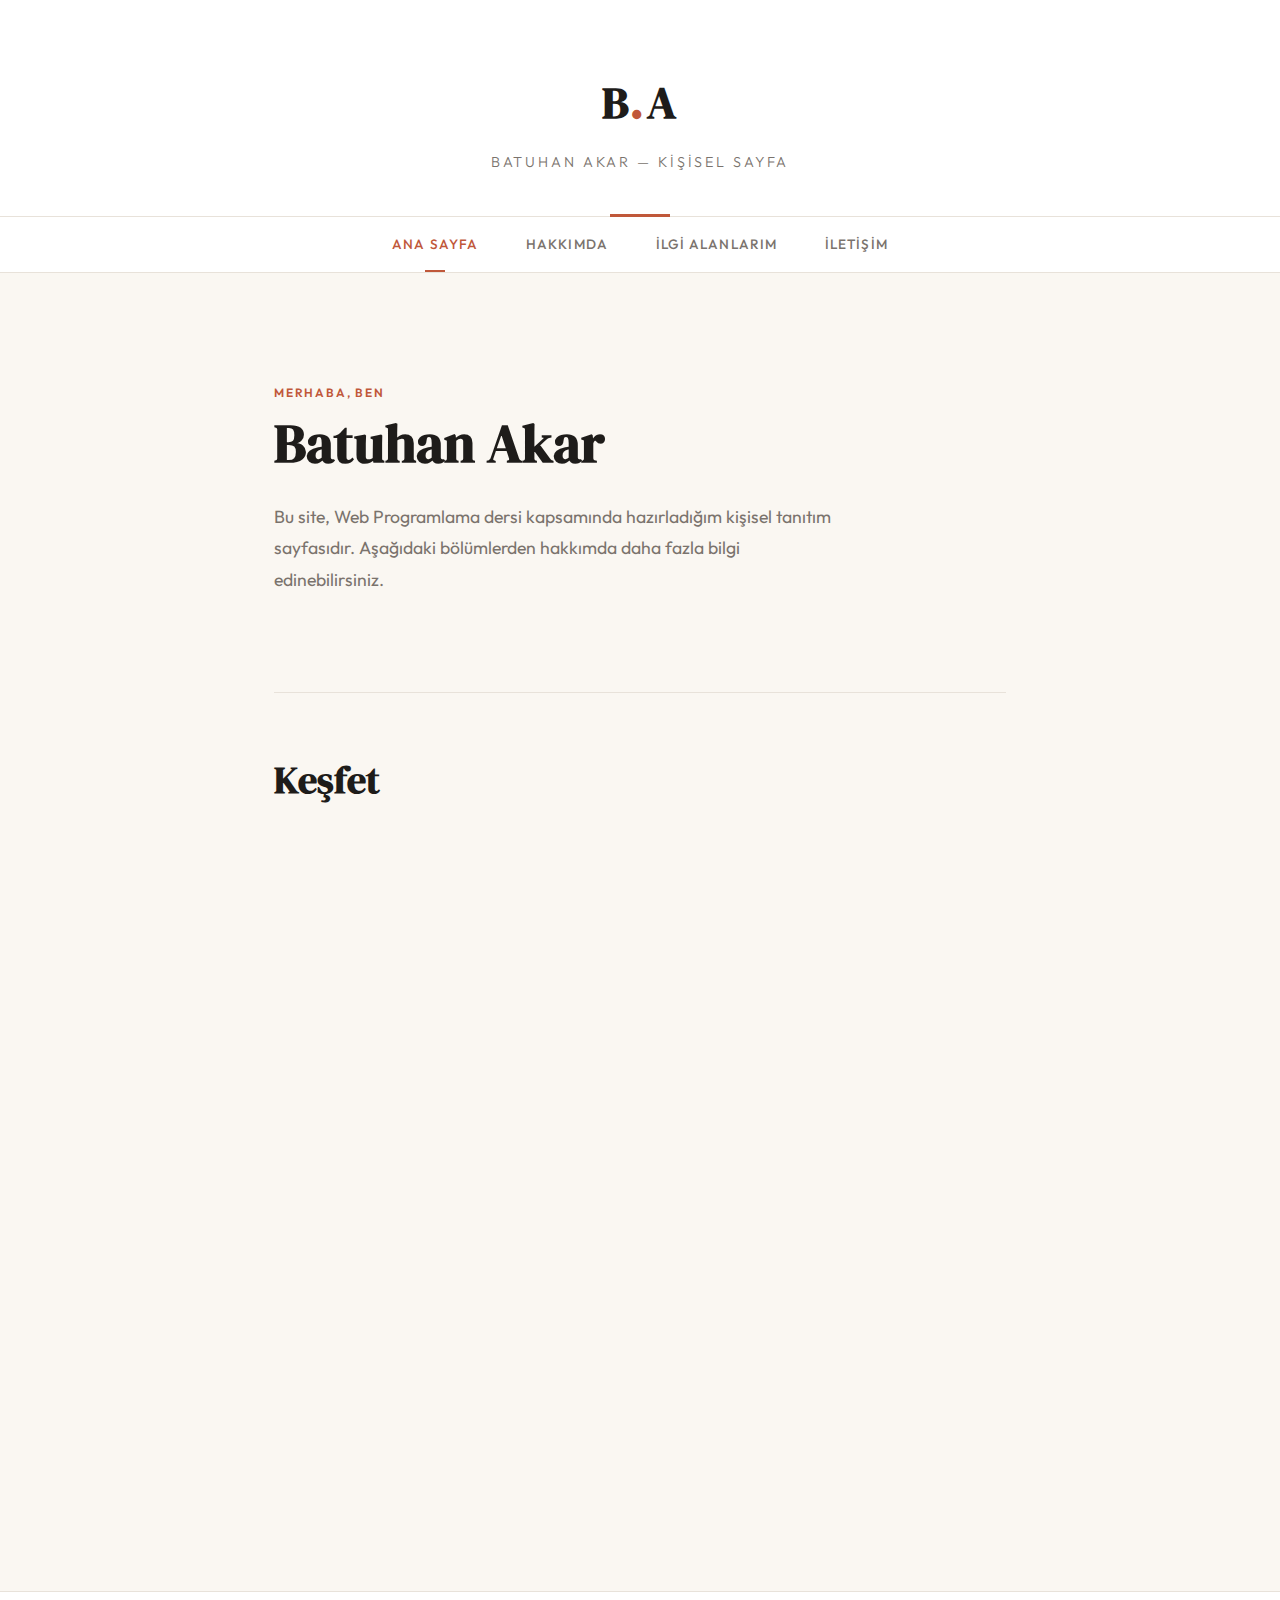
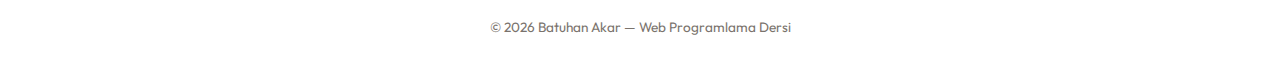
<file: index.html>
<!DOCTYPE html>
<html lang="tr">
<head>
    <meta charset="UTF-8">
    <meta name="viewport" content="width=device-width, initial-scale=1.0">
    <title>Batuhan Akar | Ana Sayfa</title>
    <link rel="stylesheet" href="styles/style.css">
    <link rel="preconnect" href="https://fonts.googleapis.com">
    <link rel="preconnect" href="https://fonts.gstatic.com" crossorigin>
    <link href="https://fonts.googleapis.com/css2?family=DM+Serif+Display:ital@0;1&family=Outfit:wght@300;400;500;600;700&display=swap" rel="stylesheet">
</head>
<body>
    <header>
        <div class="header-inner">
            <h1 class="logo">B<span class="logo-dot">.</span>A</h1>
            <p class="tagline">Batuhan Akar &mdash; Kişisel Sayfa</p>
        </div>
    </header>

    <nav>
        <ul>
            <li><a href="index.html" class="active">Ana Sayfa</a></li>
            <li><a href="about.html">Hakkımda</a></li>
            <li><a href="interests.html">İlgi Alanlarım</a></li>
            <li><a href="contact.html">İletişim</a></li>
        </ul>
    </nav>

    <main>
        <section class="hero-banner">
            <div class="hero-text">
                <span class="label">Merhaba, ben</span>
                <h2>Batuhan Akar</h2>
                <p>
                    Bu site, Web Programlama dersi kapsamında hazırladığım kişisel tanıtım
                    sayfasıdır. Aşağıdaki bölümlerden hakkımda daha fazla bilgi edinebilirsiniz.
                </p>
            </div>
        </section>

        <section class="grid-links" id="hizli-baglantilar">
            <h2>Keşfet</h2>
            <div class="grid">
                <a href="about.html" class="grid-card">
                    <span class="card-num">01</span>
                    <h3>Hakkımda</h3>
                    <p>Eğitim geçmişim, hedeflerim ve hikayem.</p>
                </a>
                <a href="interests.html" class="grid-card">
                    <span class="card-num">02</span>
                    <h3>İlgi Alanlarım</h3>
                    <p>Tutkularım, hobilerim ve merak ettiklerim.</p>
                </a>
                <a href="contact.html" class="grid-card">
                    <span class="card-num">03</span>
                    <h3>İletişim</h3>
                    <p>Bana ulaşabileceğiniz tüm kanallar.</p>
                </a>
                <a href="flexbox.html" class="grid-card">
    <span class="card-num">04</span> <h3>Flexbox Lab</h3>
    <p>Web Programlama Dersi - Flexbox Grid ve Esnek Tasarım Uygulaması</p>
</a>
            </div>
        </section>

        <section class="intro-text">
            <h2>Kısaca</h2>
            <p>
                Teknolojiye meraklı, öğrenmeye açık bir üniversite öğrencisiyim. 
                Yazılım dünyasında kendime bir yol çizmeye çalışıyorum. Daha fazlası 
                için <a href="about.html">Hakkımda</a> sayfasına göz atabilirsiniz.
            </p>
        </section>
    </main>

    <footer>
        <p>&copy; 2026 Batuhan Akar &mdash; Web Programlama Dersi</p>
    </footer>

    <script src="scripts/main.js"></script>
</body>
</html>
</file>
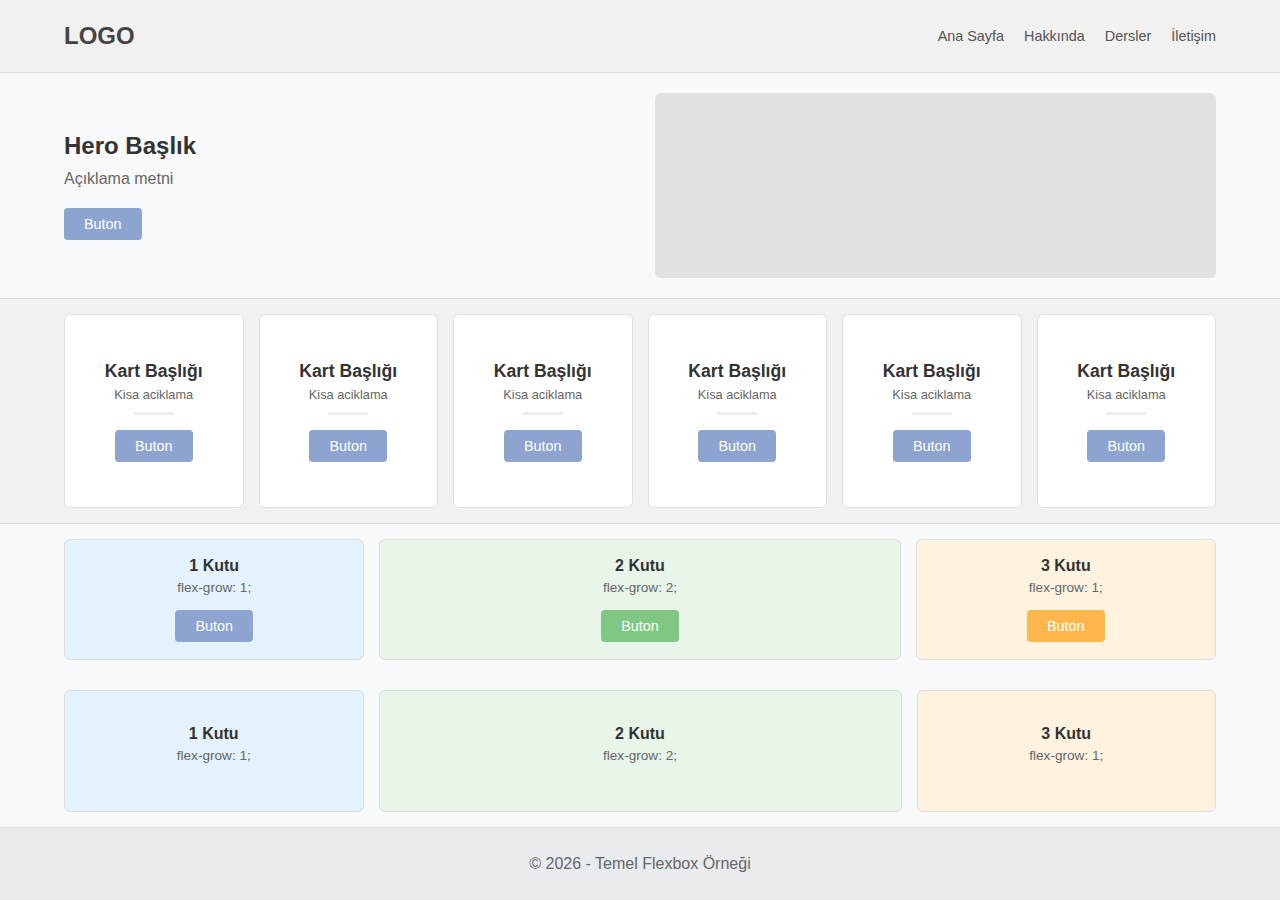
<file: flexx/index.html>
<!DOCTYPE html>
<html lang="tr">
<head>
    <meta charset="UTF-8">
    <meta name="viewport" content="width=device-width, initial-scale=1.0">
    <title>Flexbox Ödevi</title>
    <link rel="stylesheet" href="style.css">
</head>
<body>
    <div class="wrapper">
        
        <nav class="navbar">
            <div class="logo">LOGO</div>
            <ul class="nav-links">
                <li><a href="#">Ana Sayfa</a></li>
                <li><a href="#">Hakkında</a></li>
                <li><a href="#">Dersler</a></li>
                <li><a href="#">İletişim</a></li>
            </ul>
        </nav>

        <section class="hero">
            <div class="hero-content">
                <h2>Hero Başlık</h2>
                <p>Açıklama metni</p>
                <button class="btn">Buton</button>
            </div>
            <div class="hero-image">
                </div>
        </section>

        <section class="cards">
            <div class="card">
                <h3>Kart Başlığı</h3>
                <p>Kisa aciklama</p>
                <div class="line"></div>
                <button class="btn">Buton</button>
            </div>
            <div class="card">
                <h3>Kart Başlığı</h3>
                <p>Kisa aciklama</p>
                <div class="line"></div>
                <button class="btn">Buton</button>
            </div>
            <div class="card">
                <h3>Kart Başlığı</h3>
                <p>Kisa aciklama</p>
                <div class="line"></div>
                <button class="btn">Buton</button>
            </div>
            <div class="card">
                <h3>Kart Başlığı</h3>
                <p>Kisa aciklama</p>
                <div class="line"></div>
                <button class="btn">Buton</button>
            </div>
            <div class="card">
                <h3>Kart Başlığı</h3>
                <p>Kisa aciklama</p>
                <div class="line"></div>
                <button class="btn">Buton</button>
            </div>
            <div class="card">
                <h3>Kart Başlığı</h3>
                <p>Kisa aciklama</p>
                <div class="line"></div>
                <button class="btn">Buton</button>
            </div>
        </section>

        <section class="flex-grow-section">
            <div class="grow-box box-1">
                <h4>1 Kutu</h4>
                <p>flex-grow: 1;</p>
                <button class="btn">Buton</button>
            </div>
            <div class="grow-box box-2">
                <h4>2 Kutu</h4>
                <p>flex-grow: 2;</p>
                <button class="btn btn-green">Buton</button>
            </div>
            <div class="grow-box box-3">
                <h4>3 Kutu</h4>
                <p>flex-grow: 1;</p>
                <button class="btn btn-orange">Buton</button>
            </div>
        </section>
        <section class="flex-grow-section">
            <div class="grow-box box-1">
                <h4>1 Kutu</h4>
                <p>flex-grow: 1;</p>
            </div>
            <div class="grow-box box-2">
                <h4>2 Kutu</h4>
                <p>flex-grow: 2;</p>
            </div>
            <div class="grow-box box-3">
                <h4>3 Kutu</h4>
                <p>flex-grow: 1;</p>
            </div>
        </section>

        <footer class="footer">
            <p>&copy; 2026 - Temel Flexbox Örneği</p>
        </footer>

    </div>
</body>
</html>
</file>
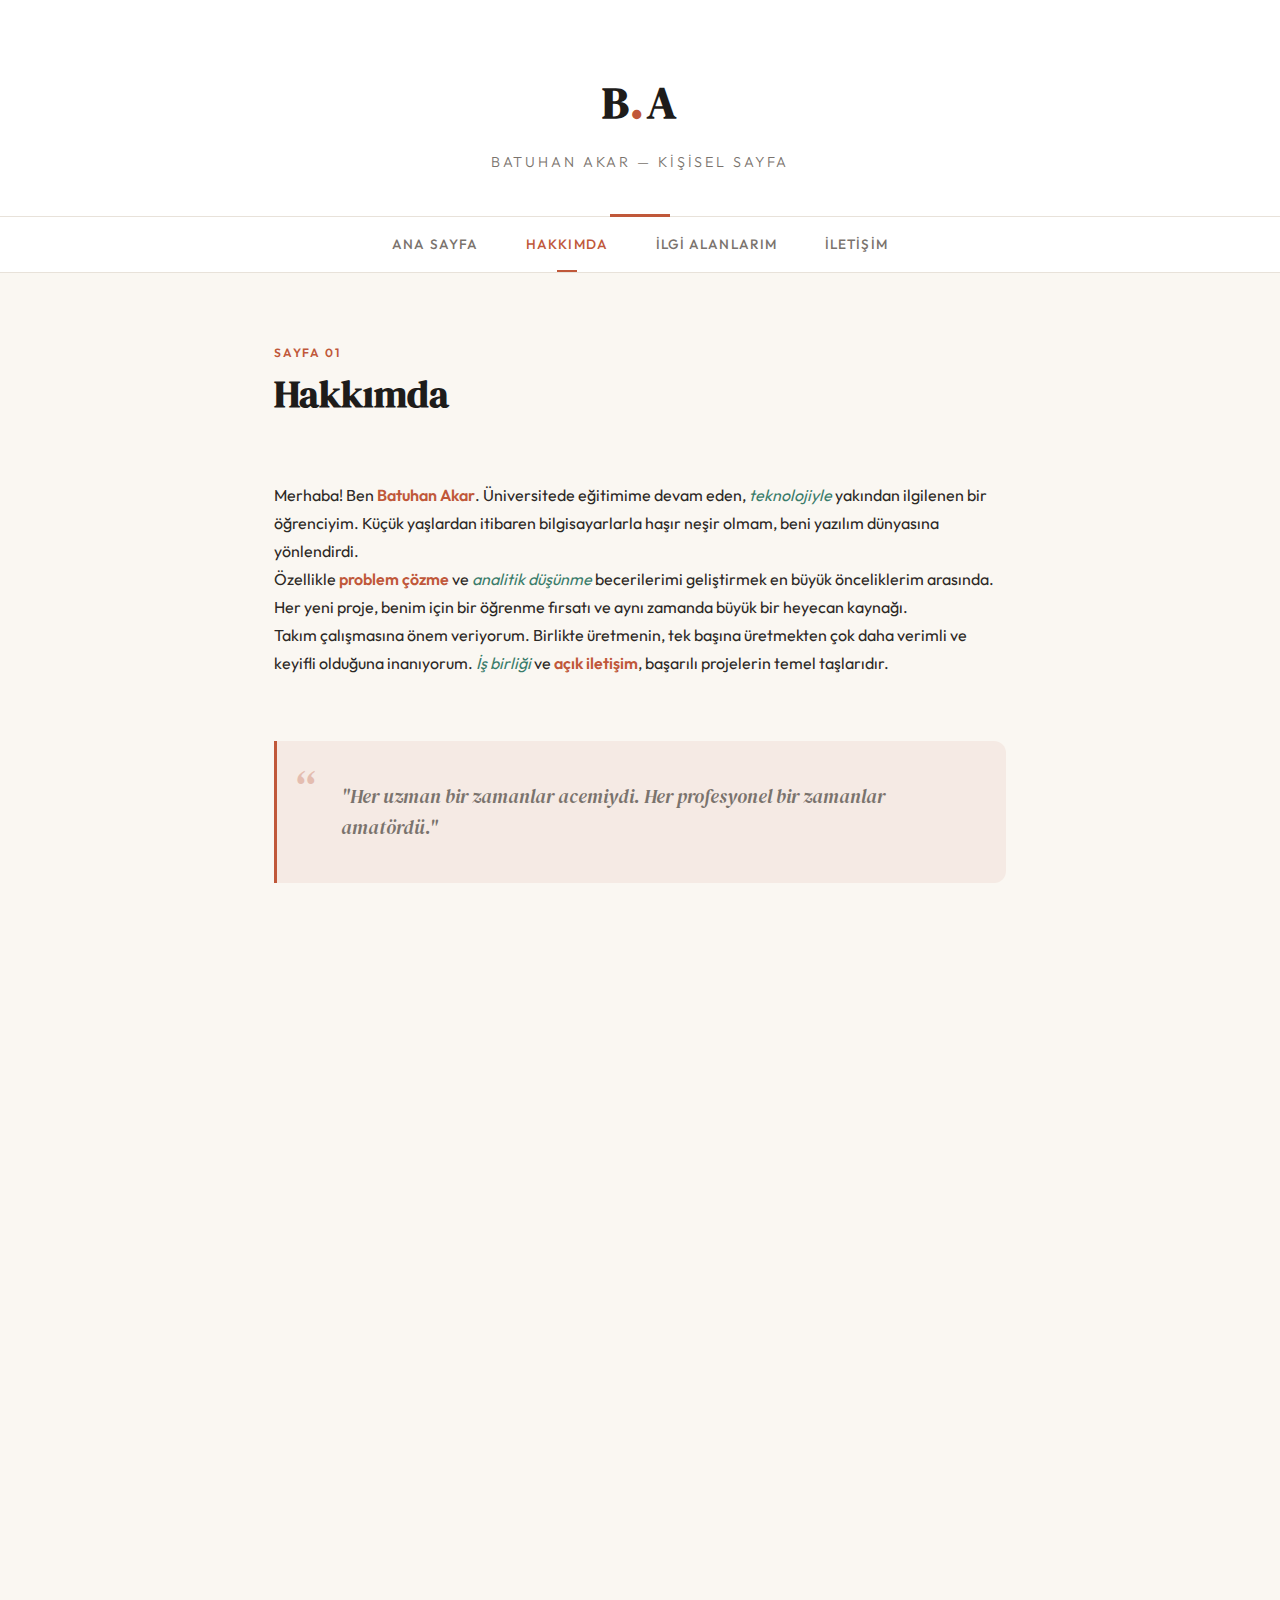
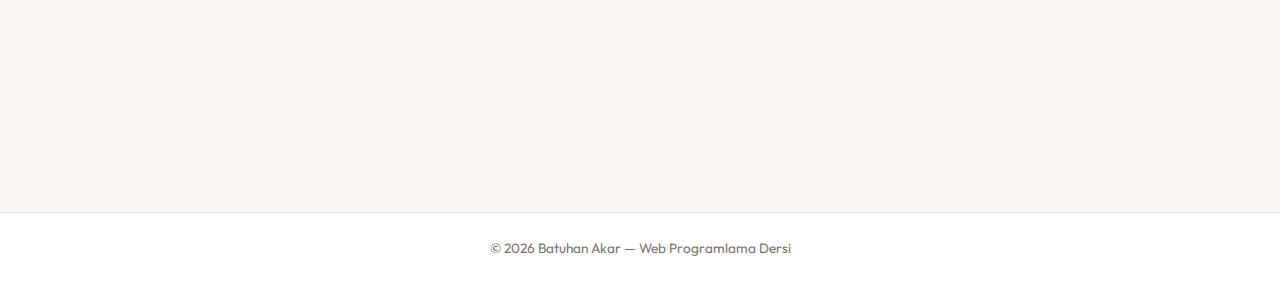
<file: about.html>
<!DOCTYPE html>
<html lang="tr">
<head>
    <meta charset="UTF-8">
    <meta name="viewport" content="width=device-width, initial-scale=1.0">
    <title>Batuhan Akar | Hakkımda</title>
    <link rel="stylesheet" href="styles/style.css">
    <link rel="preconnect" href="https://fonts.googleapis.com">
    <link rel="preconnect" href="https://fonts.gstatic.com" crossorigin>
    <link href="https://fonts.googleapis.com/css2?family=DM+Serif+Display:ital@0;1&family=Outfit:wght@300;400;500;600;700&display=swap" rel="stylesheet">
</head>
<body>
    <header>
        <div class="header-inner">
            <h1 class="logo">B<span class="logo-dot">.</span>A</h1>
            <p class="tagline">Batuhan Akar &mdash; Kişisel Sayfa</p>
        </div>
    </header>

    <nav>
        <ul>
            <li><a href="index.html">Ana Sayfa</a></li>
            <li><a href="about.html" class="active">Hakkımda</a></li>
            <li><a href="interests.html">İlgi Alanlarım</a></li>
            <li><a href="contact.html">İletişim</a></li>
        </ul>
    </nav>

    <main>
        <section class="page-header">
            <span class="label">Sayfa 01</span>
            <h2>Hakkımda</h2>
        </section>

        <section class="content-block">
            <p>
                Merhaba! Ben <strong>Batuhan Akar</strong>. Üniversitede eğitimime devam eden,
                <em>teknolojiyle</em> yakından ilgilenen bir öğrenciyim. Küçük yaşlardan itibaren
                bilgisayarlarla haşır neşir olmam, beni yazılım dünyasına yönlendirdi.
            </p>
            <p>
                Özellikle <strong>problem çözme</strong> ve <em>analitik düşünme</em> becerilerimi
                geliştirmek en büyük önceliklerim arasında. Her yeni proje, benim için bir
                öğrenme fırsatı ve aynı zamanda büyük bir heyecan kaynağı.
            </p>
            <p>
                Takım çalışmasına önem veriyorum. Birlikte üretmenin, tek başına üretmekten
                çok daha verimli ve keyifli olduğuna inanıyorum. <em>İş birliği</em> ve
                <strong>açık iletişim</strong>, başarılı projelerin temel taşlarıdır.
            </p>
        </section>

        <blockquote>
            "Her uzman bir zamanlar acemiydi. Her profesyonel bir zamanlar amatördü."
        </blockquote>

        <section class="content-block">
            <h2>Zaman Çizelgesi</h2>

            <div class="timeline">
                <div class="timeline-entry">
                    <div class="timeline-dot"></div>
                    <div class="timeline-body">
                        <h3>Lise Dönemi</h3>
                        <p>Bilgisayara olan ilgim bu dönemde başladı. İlk kodlarımı yazdım.</p>
                    </div>
                </div>
                <div class="timeline-entry">
                    <div class="timeline-dot"></div>
                    <div class="timeline-body">
                        <h3>Üniversiteye Başlangıç</h3>
                        <p>Bilgisayar bilimleri alanında lisans eğitimime adım attım.</p>
                    </div>
                </div>
                <div class="timeline-entry">
                    <div class="timeline-dot"></div>
                    <div class="timeline-body">
                        <h3>Web Programlama</h3>
                        <p>HTML, CSS ve JavaScript ile web dünyasına giriş yapıyorum.</p>
                    </div>
                </div>
                <div class="timeline-entry">
                    <div class="timeline-dot"></div>
                    <div class="timeline-body">
                        <h3>Hedeflerim</h3>
                        <p>Yazılım sektöründe uzmanlaşmak ve anlamlı projeler üretmek.</p>
                    </div>
                </div>
            </div>

            <h3>Eğitim & Hedefler</h3>
            <ul>
                <li>Lisans eğitimini üstün başarıyla tamamlamak</li>
                <li>Full-stack web geliştirme öğrenmek</li>
                <li>Staj ve sektör deneyimi kazanmak</li>
                <li>Kendi yazılım projelerimi hayata geçirmek</li>
                <li>Açık kaynak topluluğuna katkı sağlamak</li>
            </ul>
        </section>
        <section class="content-block">
    </main>

    <footer>
        <p>&copy; 2026 Batuhan Akar &mdash; Web Programlama Dersi</p>
    </footer>

    <script src="scripts/main.js"></script>
</body>
</html>
</file>
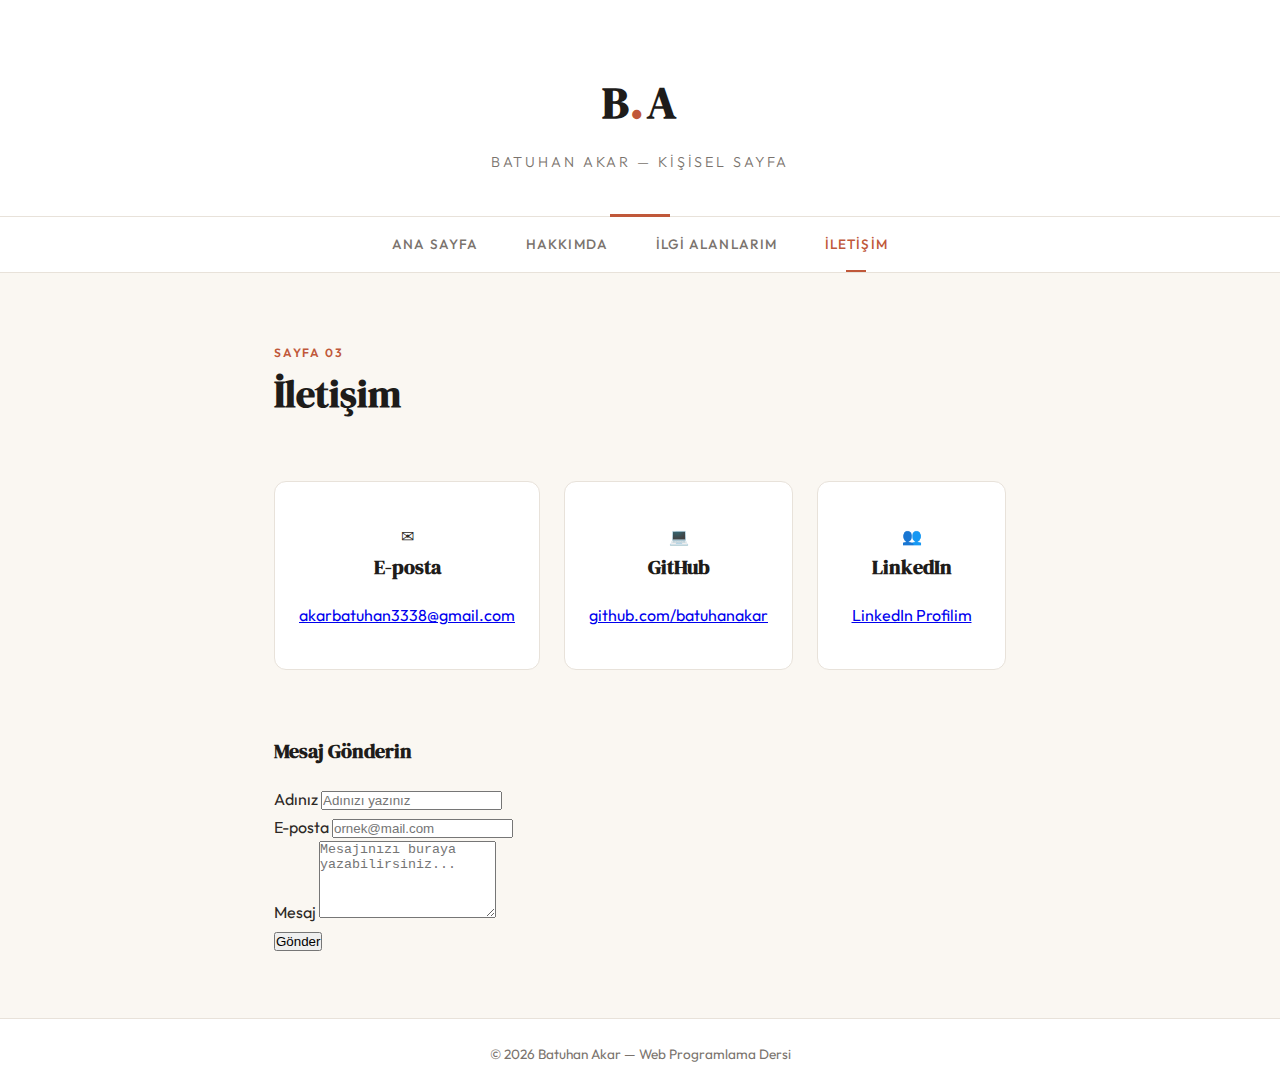
<file: contact.html>
<!DOCTYPE html>
<html lang="tr">
<head>
    <meta charset="UTF-8">
    <meta name="viewport" content="width=device-width, initial-scale=1.0">
    <title>Batuhan Akar | İletişim</title>
    <link rel="stylesheet" href="styles/style.css">
    <link rel="preconnect" href="https://fonts.googleapis.com">
    <link rel="preconnect" href="https://fonts.gstatic.com" crossorigin>
    <link href="https://fonts.googleapis.com/css2?family=DM+Serif+Display:ital@0;1&family=Outfit:wght@300;400;500;600;700&display=swap" rel="stylesheet">
</head>
<body>
    <header>
        <div class="header-inner">
            <h1 class="logo">B<span class="logo-dot">.</span>A</h1>
            <p class="tagline">Batuhan Akar &mdash; Kişisel Sayfa</p>
        </div>
    </header>

    <nav>
        <ul>
            <li><a href="index.html">Ana Sayfa</a></li>
            <li><a href="about.html">Hakkımda</a></li>
            <li><a href="interests.html">İlgi Alanlarım</a></li>
            <li><a href="contact.html" class="active">İletişim</a></li>
        </ul>
    </nav>

    <main>
        <section class="page-header">
            <span class="label">Sayfa 03</span>
            <h2>İletişim</h2>
        </section>

        <section class="contact-grid">
            <div class="contact-tile">
                <span class="tile-icon">&#9993;</span>
                <h3>E-posta</h3>
                <a href="mailto:akarbatuhan3338@gmail.com">akarbatuhan3338@gmail.com</a>
            </div>
            <div class="contact-tile">
                <span class="tile-icon">&#128187;</span>
                <h3>GitHub</h3>
                <a href="https://github.com/BatuAkar" target="_blank" rel="noopener">github.com/batuhanakar</a>
            </div>
            <div class="contact-tile">
                <span class="tile-icon">&#128101;</span>
                <h3>LinkedIn</h3>
                <a href="https://linkedin.com/in/batuhanakar/" target="_blank" rel="noopener">LinkedIn Profilim</a>
            </div>
        </section>

        <section class="contact-form-wrap">
            <h3>Mesaj Gönderin</h3>
            <form class="contact-form" onsubmit="return handleFormSubmit(event)">
                <div class="field">
                    <label for="name">Adınız</label>
                    <input type="text" id="name" name="name" placeholder="Adınızı yazınız" required>
                </div>
                <div class="field">
                    <label for="email">E-posta</label>
                    <input type="email" id="email" name="email" placeholder="ornek@mail.com" required>
                </div>
                <div class="field">
                    <label for="message">Mesaj</label>
                    <textarea id="message" name="message" rows="5" placeholder="Mesajınızı buraya yazabilirsiniz..." required></textarea>
                </div>
                <button type="submit" class="btn">Gönder</button>
            </form>
        </section>
    </main>

    <footer>
        <p>&copy; 2026 Batuhan Akar &mdash; Web Programlama Dersi</p>
    </footer>

    <script src="scripts/main.js"></script>
</body>
</html>
</file>
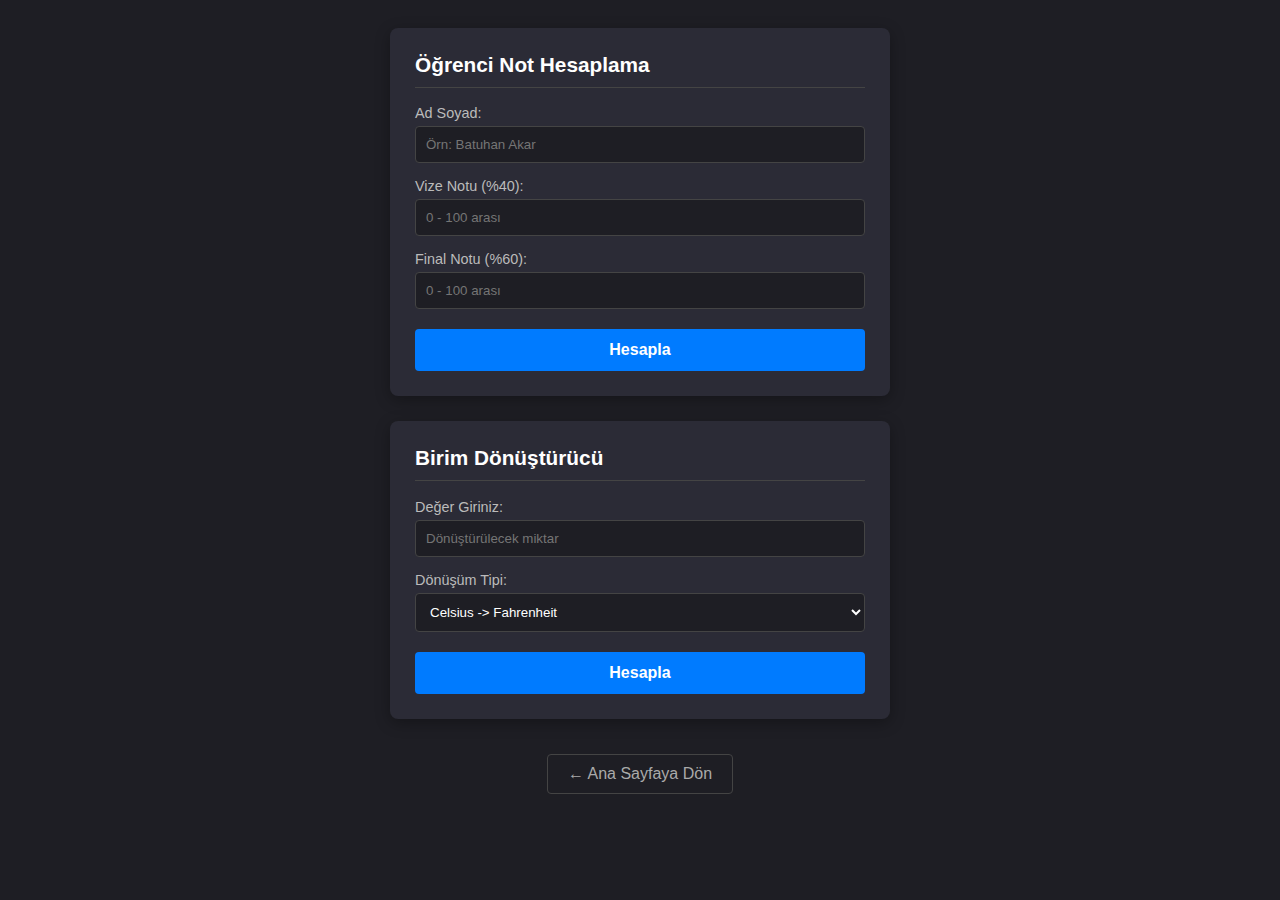
<file: hafta6.html>
<!DOCTYPE html>
<html lang="tr">
<head>
    <meta charset="UTF-8">
    <meta name="viewport" content="width=device-width, initial-scale=1.0">
    <title>Hafta 6 - JavaScript Uygulamaları</title>
    <style>
        /* Sitenin genel karanlık/profesyonel temasına uyumlu CSS */
        body { 
            font-family: 'Segoe UI', Tahoma, Geneva, Verdana, sans-serif; 
            background-color: #1e1e24; /* Koyu arka plan */
            color: #e0e0e0;
            padding: 20px; 
            display: flex; 
            flex-direction: column; 
            align-items: center; 
        }
        .container { 
            background: #2b2b36; 
            padding: 25px; 
            border-radius: 8px; 
            box-shadow: 0 4px 15px rgba(0,0,0,0.3); 
            width: 100%; 
            max-width: 450px; 
            margin-bottom: 25px; 
        }
        h2 { 
            color: #ffffff; 
            font-size: 1.3rem; 
            border-bottom: 1px solid #444; 
            padding-bottom: 10px; 
            margin-top: 0;
        }
        label {
            display: block;
            margin-top: 15px;
            margin-bottom: 5px;
            font-size: 0.9rem;
            color: #bbb;
        }
        input, select { 
            width: 100%; 
            padding: 10px; 
            background-color: #1e1e24;
            color: #fff;
            border: 1px solid #444; 
            border-radius: 4px; 
            box-sizing: border-box; 
        }
        input:focus, select:focus {
            outline: none;
            border-color: #007bff;
        }
        button { 
            width: 100%; 
            padding: 12px; 
            margin-top: 20px;
            background-color: #007bff; 
            color: white; 
            border: none; 
            border-radius: 4px; 
            cursor: pointer; 
            font-size: 1rem; 
            font-weight: bold;
            transition: background-color 0.2s;
        }
        button:hover { background-color: #0056b3; }
        
        .result-box { 
            margin-top: 20px; 
            padding: 15px; 
            border-radius: 4px; 
            display: none; 
            color: #fff;
        }
        #notSonuc { background-color: #2c3e50; border-left: 5px solid #3498db; }
        #birimSonuc { background-color: #1e3a29; border-left: 5px solid #2ecc71; font-weight: bold; text-align: center; font-size: 1.1rem; }
        
        .error-msg {
            color: #ff4757;
            background-color: rgba(255, 71, 87, 0.1);
            padding: 10px;
            border-left: 4px solid #ff4757;
            border-radius: 4px;
            margin-top: 15px;
            display: none;
            font-size: 0.9rem;
        }

        .back-btn { 
            margin-top: 10px; 
            text-decoration: none; 
            color: #aaa; 
            padding: 10px 20px;
            border: 1px solid #444;
            border-radius: 4px;
            transition: all 0.2s;
        }
        .back-btn:hover { color: #fff; background-color: #333; }
    </style>
</head>
<body>

    <div class="container">
        <h2>Öğrenci Not Hesaplama</h2>
        
        <label for="ad">Ad Soyad:</label>
        <input type="text" id="ad" placeholder="Örn: Batuhan Akar">
        
        <label for="vize">Vize Notu (%40):</label>
        <input type="number" id="vize" placeholder="0 - 100 arası">
        
        <label for="final">Final Notu (%60):</label>
        <input type="number" id="final" placeholder="0 - 100 arası">
        
        <div id="notHata" class="error-msg"></div>

        <button onclick="hesaplaNot()">Hesapla</button>
        
        <div id="notSonuc" class="result-box">
            <p id="resAd" style="font-weight:bold; font-size: 1.1rem; margin-top:0; color: #3498db;"></p>
            <p id="resOrt"></p>
            <p id="resHarf"></p>
            <p id="resDurum"></p>
        </div>
    </div>

    <div class="container">
        <h2>Birim Dönüştürücü</h2>
        
        <label for="birimDeger">Değer Giriniz:</label>
        <input type="number" id="birimDeger" placeholder="Dönüştürülecek miktar">
        
        <label for="tip">Dönüşüm Tipi:</label>
        <select id="tip">
            <option value="c-f">Celsius -> Fahrenheit</option>
            <option value="m-km">Metre -> Kilometre</option>
            <option value="kg-gr">Kilogram -> Gram</option>
        </select>

        <div id="birimHata" class="error-msg"></div>

        <button onclick="donustur()">Hesapla</button>
        
        <div id="birimSonuc" class="result-box"></div>
    </div>

    <a href="index.html" class="back-btn">← Ana Sayfaya Dön</a>

    <script>
        // 1. Not Hesaplama Mantığı ve Hata Kontrolleri
        function hesaplaNot() {
            const ad = document.getElementById('ad').value.trim();
            const vizeInput = document.getElementById('vize').value;
            const finalInput = document.getElementById('final').value;
            const hataDiv = document.getElementById('notHata');
            const sonucDiv = document.getElementById('notSonuc');

            // Hata kutusunu sıfırla
            hataDiv.style.display = "none";
            sonucDiv.style.display = "none";

            // Hata Kontrolleri (Validation)
            if (ad === "") {
                gosterHata(hataDiv, "Lütfen ad soyad bilgisini boş bırakmayınız.");
                return;
            }
            if (vizeInput === "" || finalInput === "") {
                gosterHata(hataDiv, "Vize ve Final notları boş bırakılamaz.");
                return;
            }

            const vize = parseFloat(vizeInput);
            const final = parseFloat(finalInput);

            if (vize < 0 || vize > 100 || final < 0 || final > 100) {
                gosterHata(hataDiv, "Notlar 0 ile 100 arasında olmalıdır. Mantıklı değerler girin.");
                return;
            }

            // Hesaplama
            const ort = (vize * 0.4) + (final * 0.6);
            let harf = "";
            if (ort >= 90) harf = "AA";
            else if (ort >= 80) harf = "BA";
            else if (ort >= 70) harf = "BB";
            else if (ort >= 60) harf = "CB";
            else if (ort >= 50) harf = "CC";
            else harf = "FF";

            // DOM'a yazdırma
            document.getElementById('resAd').innerText = ad;
            document.getElementById('resOrt').innerText = "Ortalama: " + ort.toFixed(2);
            document.getElementById('resHarf').innerText = "Harf Notu: " + harf;
            
            const durumEl = document.getElementById('resDurum');
            if (ort >= 50) {
                durumEl.innerText = "Durum: Geçti";
                durumEl.style.color = "#2ecc71"; // Geçtiyse yeşil
            } else {
                durumEl.innerText = "Durum: Kaldı";
                durumEl.style.color = "#e74c3c"; // Kaldıysa kırmızı
            }

            sonucDiv.style.display = "block";
        }

        // 2. Birim Dönüştürücü Mantığı ve Hata Kontrolleri
        function donustur() {
            const valInput = document.getElementById('birimDeger').value;
            const tip = document.getElementById('tip').value;
            const hataDiv = document.getElementById('birimHata');
            const sonucDiv = document.getElementById('birimSonuc');

            hataDiv.style.display = "none";
            sonucDiv.style.display = "none";

            if (valInput === "") {
                gosterHata(hataDiv, "Lütfen dönüştürülecek bir değer giriniz.");
                return;
            }

            const val = parseFloat(valInput);

            // Uzunluk ve ağırlık eksi olamaz (Fizik kuralları gereği)
            if ((tip === "m-km" || tip === "kg-gr") && val < 0) {
                gosterHata(hataDiv, "Uzunluk ve ağırlık değerleri negatif olamaz.");
                return;
            }

            let res = 0;
            if (tip === "c-f") res = (val * 9/5) + 32;
            else if (tip === "m-km") res = val / 1000;
            else if (tip === "kg-gr") res = val * 1000;

            // Sonucu .toLocaleString() ile formatlayarak yazdırıyoruz (Örn: 50000 -> 50.000)
            sonucDiv.innerText = "Sonuç: " + res.toLocaleString('tr-TR');
            sonucDiv.style.display = "block";
        }

        // Hata mesajını ekranda göstermek için yardımcı fonksiyon
        function gosterHata(element, mesaj) {
            element.innerText = mesaj;
            element.style.display = "block";
        }
    </script>
</body>
</html>
</file>
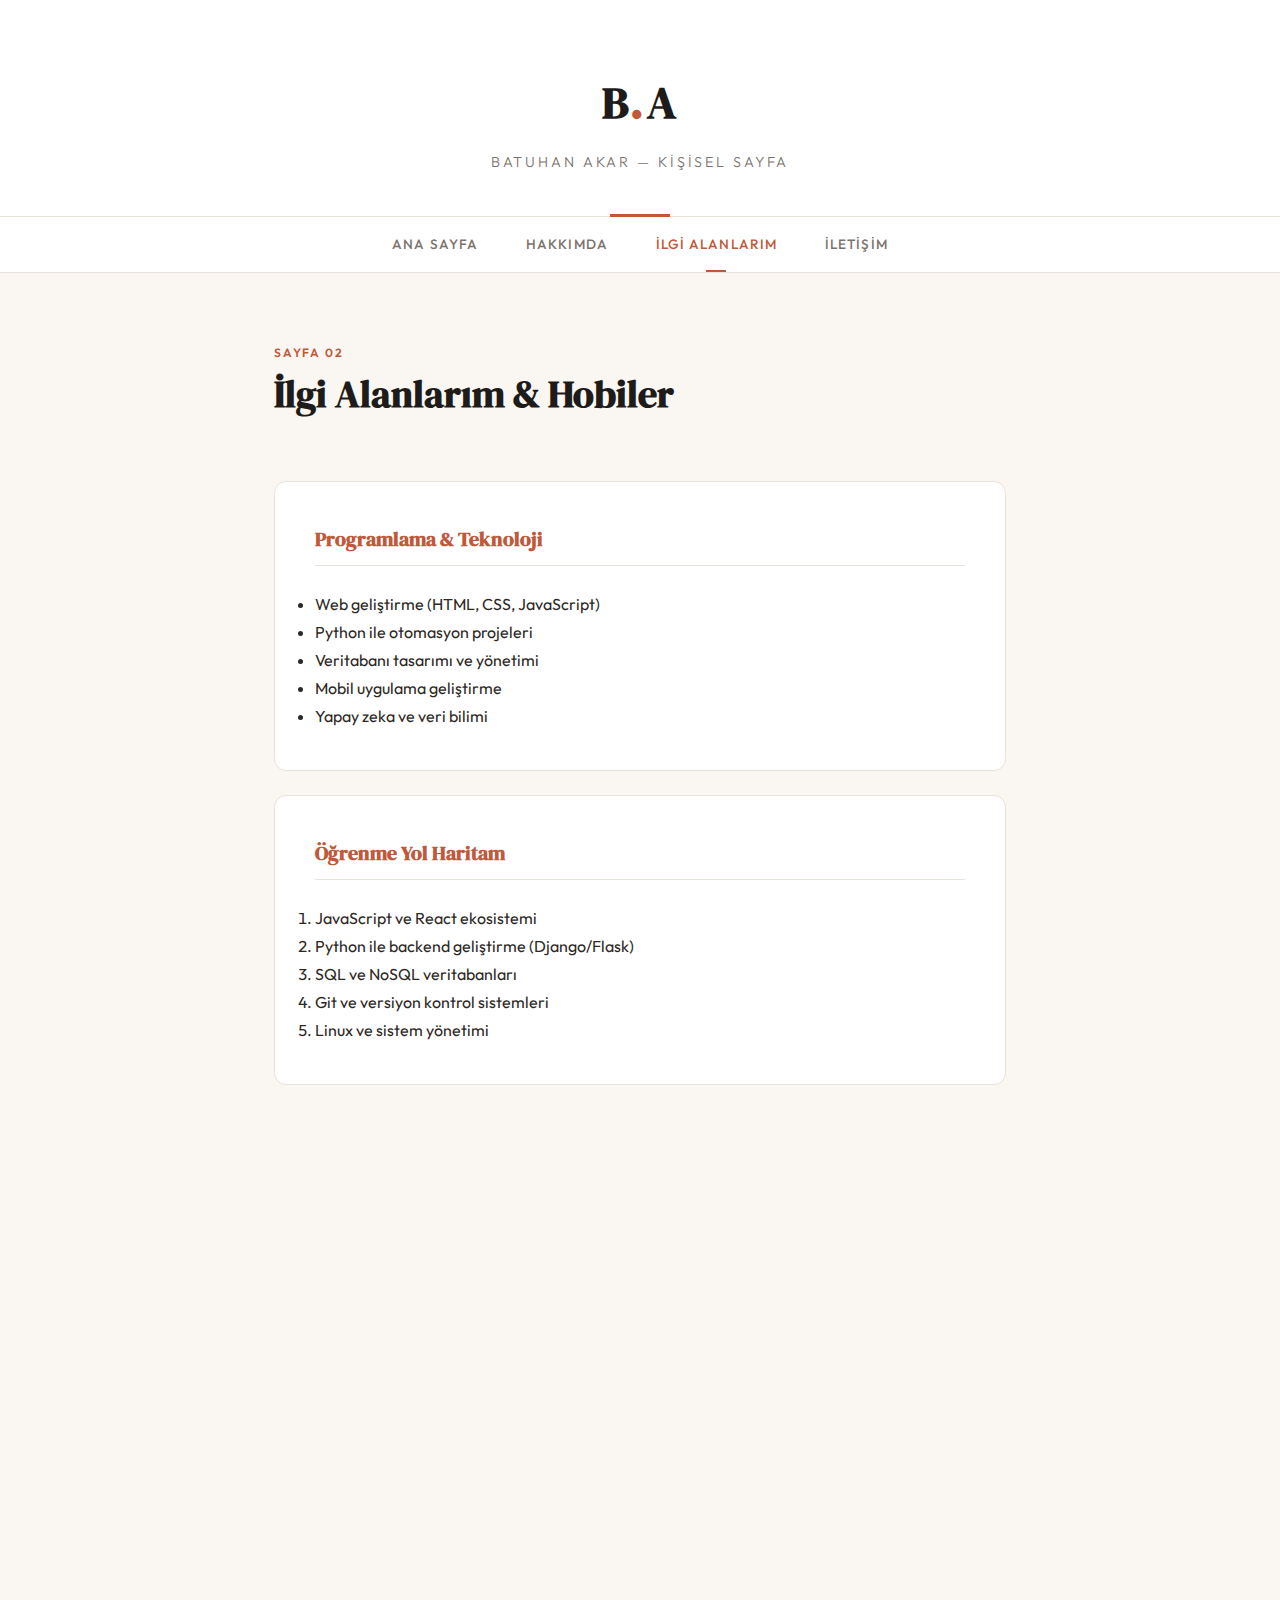
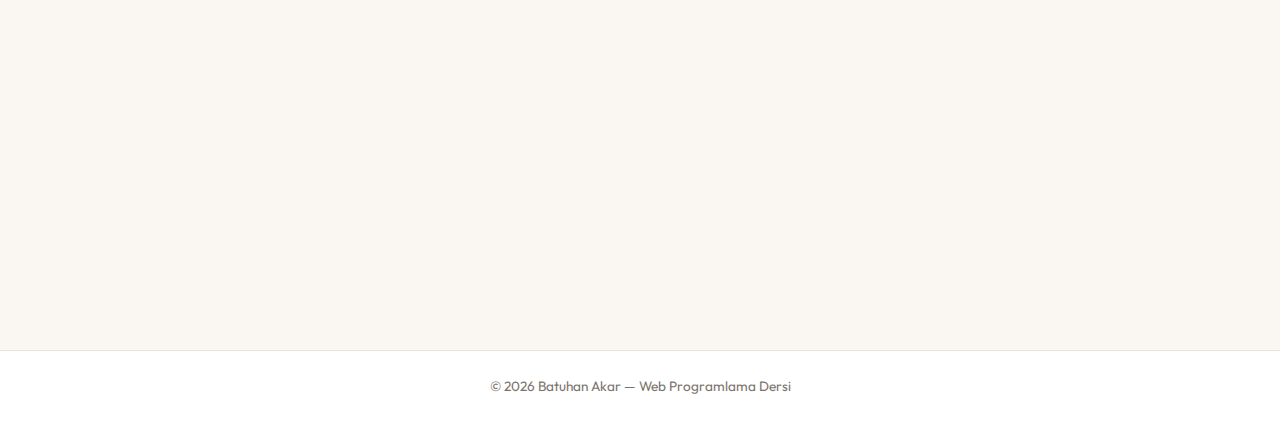
<file: interests.html>
<!DOCTYPE html>
<html lang="tr">
<head>
    <meta charset="UTF-8">
    <meta name="viewport" content="width=device-width, initial-scale=1.0">
    <title>Batuhan Akar | İlgi Alanlarım</title>
    <link rel="stylesheet" href="styles/style.css">
    <link rel="preconnect" href="https://fonts.googleapis.com">
    <link rel="preconnect" href="https://fonts.gstatic.com" crossorigin>
    <link href="https://fonts.googleapis.com/css2?family=DM+Serif+Display:ital@0;1&family=Outfit:wght@300;400;500;600;700&display=swap" rel="stylesheet">
</head>
<body>
    <header>
        <div class="header-inner">
            <h1 class="logo">B<span class="logo-dot">.</span>A</h1>
            <p class="tagline">Batuhan Akar &mdash; Kişisel Sayfa</p>
        </div>
    </header>

    <nav>
        <ul>
            <li><a href="index.html">Ana Sayfa</a></li>
            <li><a href="about.html">Hakkımda</a></li>
            <li><a href="interests.html" class="active">İlgi Alanlarım</a></li>
            <li><a href="contact.html">İletişim</a></li>
        </ul>
    </nav>

    <main>
        <section class="page-header">
            <span class="label">Sayfa 02</span>
            <h2>İlgi Alanlarım & Hobiler</h2>
        </section>

        <section class="interest-card">
            <h3>Programlama & Teknoloji</h3>
            <ul>
                <li>Web geliştirme (HTML, CSS, JavaScript)</li>
                <li>Python ile otomasyon projeleri</li>
                <li>Veritabanı tasarımı ve yönetimi</li>
                <li>Mobil uygulama geliştirme</li>
                <li>Yapay zeka ve veri bilimi</li>
            </ul>
        </section>

        <section class="interest-card">
            <h3>Öğrenme Yol Haritam</h3>
            <ol>
                <li>JavaScript ve React ekosistemi</li>
                <li>Python ile backend geliştirme (Django/Flask)</li>
                <li>SQL ve NoSQL veritabanları</li>
                <li>Git ve versiyon kontrol sistemleri</li>
                <li>Linux ve sistem yönetimi</li>
            </ol>
        </section>

        <section class="interest-card">
            <h3>Hobiler & Günlük Hayat</h3>
            <dl>
                <dt>Sinema</dt>
                <dd>Bilim kurgu ve gerilim filmleri izlemeyi çok seviyorum. Christopher Nolan ve Denis Villeneuve favori yönetmenlerim arasında.</dd>

                <dt>Yüzme</dt>
                <dd>Düzenli olarak yüzmeye gidiyorum. Hem fiziksel sağlık hem de zihinsel rahatlama açısından vazgeçilmezim.</dd>

                <dt>Podcast Dinlemek</dt>
                <dd>Teknoloji ve girişimcilik podcastlarını takip ediyorum. Yeni bakış açıları kazanmak için harika bir yöntem.</dd>

                <dt>Satranç</dt>
                <dd>Online satranç turnuvalarına katılıyorum. Stratejik düşünme ve planlama becerilerimi geliştiriyor.</dd>

                <dt>Seyahat</dt>
                <dd>Yeni yerler keşfetmeyi ve farklı kültürleri tanımayı seviyorum. Her seyahat yeni bir perspektif kazandırıyor.</dd>
            </dl>
        </section>
    </main>

    <footer>
        <p>&copy; 2026 Batuhan Akar &mdash; Web Programlama Dersi</p>
    </footer>

    <script src="scripts/main.js"></script>
</body>
</html>
</file>
<file: flexx/style.css>
* {
    margin: 0;
    padding: 0;
    box-sizing: border-box;
    font-family: sans-serif;
}

/* Zorunlu Şart: Ana yapı dikey flex ve 100vh [cite: 31, 33] */
.wrapper {
    display: flex;
    flex-direction: column;
    height: 100vh;
}

/* 1) Navbar [cite: 37, 39, 40] */
.navbar {
    display: flex;
    justify-content: space-between;
    align-items: center;
    height: 10vh;
    padding: 0 5%;
    background-color: #f1f1f1;
    border-bottom: 1px solid #ddd;
}

.logo { font-size: 1.5rem; font-weight: bold; color: #444; }
.nav-links { display: flex; list-style: none; gap: 20px; }
.nav-links a { text-decoration: none; color: #555; font-size: 0.9rem; }

/* 2) Hero (İki Kolon) [cite: 42, 45-47] */
.hero {
    display: flex;
    flex-direction: row;
    justify-content: space-between;
    align-items: stretch;
    height: 30vh;
    padding: 20px 5%;
    background-color: #f8f9fa;
    border-bottom: 1px solid #ddd;
    gap: 30px;
}

.hero-content {
    flex: 1;
    display: flex;
    flex-direction: column;
    justify-content: center;
    align-items: flex-start;
}

.hero-content h2 { margin-bottom: 10px; color: #333; }
.hero-content p { margin-bottom: 20px; color: #666; }

.hero-image {
    flex: 1;
    background-color: #e2e2e2;
    border-radius: 6px;
}

/* 3) Kartlar Bölümü [cite: 49, 52-54] */
.cards {
    display: flex;
    flex-wrap: wrap;
    gap: 15px;
    height: 30vh;
    padding: 15px 5%;
    background-color: #f1f1f1;
    border-bottom: 1px solid #ddd;
}

.card {
    flex: 1 1 calc(16.66% - 15px); /* Sığması için oranlama */
    min-width: 140px; /* Çok küçülmesini engellemek için */
    background-color: #fff;
    border: 1px solid #e0e0e0;
    border-radius: 6px;
    padding: 15px;
    display: flex;
    flex-direction: column;
    justify-content: center;
    align-items: center;
    text-align: center;
}

.card h3 { font-size: 1.1rem; margin-bottom: 5px; color: #333; }
.card p { font-size: 0.8rem; color: #666; margin-bottom: 10px; }
.card .line { width: 40px; height: 3px; background-color: #eee; margin-bottom: 15px; }

/* 4) Flex Grow Uygulama [cite: 56, 58-61] */
.flex-grow-section {
    display: flex;
    align-items: stretch;
    height: 20vh;
    padding: 15px 5%;
    background-color: #f8f9fa;
    gap: 15px;
}

.grow-box {
    display: flex;
    flex-direction: column;
    justify-content: center;
    align-items: center;
    border: 1px solid #ddd;
    border-radius: 6px;
}

.grow-box h4 { margin-bottom: 5px; color: #333; }
.grow-box p { font-size: 0.85rem; color: #666; margin-bottom: 15px; }

/* Flex Grow Oranları [cite: 58-60] */
.box-1 { flex-grow: 1; background-color: #e3f2fd; } 
.box-2 { flex-grow: 2; background-color: #e8f5e9; } 
.box-3 { flex-grow: 1; background-color: #fff3e0; } 

/* 5) Footer [cite: 63, 65-66] */
.footer {
    display: flex;
    justify-content: center;
    align-items: center;
    height: 10vh;
    background-color: #e9ecef;
    color: #666;
    border-top: 1px solid #ddd;
}

/* Ortak Buton Stilleri */
.btn {
    background-color: #8da4d0;
    color: white;
    border: none;
    padding: 8px 20px;
    border-radius: 4px;
    cursor: pointer;
    font-size: 0.9rem;
}

.btn-green { background-color: #81c784; }
.btn-orange { background-color: #ffb74d; }
</file>
<file: styles/style.css>
/* ── SENİN ORİJİNAL DEĞİŞKENLERİN VE RESET AYARLARIN ── */
:root {
    --color-bg: #faf7f2;
    --color-surface: #ffffff;
    --color-primary: #c0583a;
    --color-primary-light: rgba(192, 88, 58, 0.08);
    --color-text: #2c2825;
    --color-text-muted: #7a736d;
    --color-border: #e8e2da;
    --color-accent: #3a7c6a;
    --color-dark: #1e1c1a;

    --font-display: 'DM Serif Display', Georgia, serif;
    --font-body: 'Outfit', 'Segoe UI', sans-serif;

    --space-xs: 0.5rem;
    --space-sm: 1rem;
    --space-md: 1.5rem;
    --space-lg: 2.5rem;
    --space-xl: 4rem;
    --space-2xl: 6rem;

    --radius: 6px;
    --radius-lg: 12px;
    --transition: 0.3s cubic-bezier(0.4, 0, 0.2, 1);
}

*, *::before, *::after {
    margin: 0;
    padding: 0;
    box-sizing: border-box;
}

html { scroll-behavior: smooth; }

body {
    font-family: var(--font-body);
    background-color: var(--color-bg);
    color: var(--color-text);
    line-height: 1.75;
    min-height: 100vh;
    display: flex;
    flex-direction: column;
}

/* ── HEADER ── */
header {
    padding: var(--space-xl) var(--space-md) var(--space-lg);
    text-align: center;
    border-bottom: 1px solid var(--color-border);
    background: var(--color-surface);
    position: relative;
}

header::after {
    content: '';
    position: absolute;
    bottom: -1px;
    left: 50%;
    transform: translateX(-50%);
    width: 60px;
    height: 3px;
    background: var(--color-primary);
}

.logo {
    font-family: var(--font-display);
    font-size: 2.8rem;
    color: var(--color-dark);
    letter-spacing: 0.05em;
    animation: fadeIn 0.8s ease-out;
}

.logo-dot { color: var(--color-primary); }

.tagline {
    font-size: 0.9rem;
    color: var(--color-text-muted);
    letter-spacing: 0.2em;
    text-transform: uppercase;
    font-weight: 300;
    margin-top: var(--space-xs);
    animation: fadeIn 0.8s ease-out 0.2s both;
}

/* ── NAV ── */
nav {
    background: var(--color-surface);
    border-bottom: 1px solid var(--color-border);
    position: sticky;
    top: 0;
    z-index: 100;
}

nav ul {
    list-style: none;
    display: flex;
    justify-content: center;
    gap: 0;
    max-width: 700px;
    margin: 0 auto;
}

nav a {
    display: block;
    padding: var(--space-sm) var(--space-md);
    color: var(--color-text-muted);
    text-decoration: none;
    font-weight: 500;
    font-size: 0.85rem;
    letter-spacing: 0.08em;
    text-transform: uppercase;
    transition: color var(--transition);
    position: relative;
}

nav a::after {
    content: '';
    position: absolute;
    bottom: 0;
    left: 50%;
    transform: translateX(-50%) scaleX(0);
    width: 20px;
    height: 2px;
    background: var(--color-primary);
    transition: transform var(--transition);
}

nav a:hover, nav a.active { color: var(--color-primary); }
nav a:hover::after, nav a.active::after { transform: translateX(-50%) scaleX(1); }

/* ── MAIN & PAGE HEADER ── */
main {
    flex: 1;
    max-width: 780px;
    width: 100%;
    margin: 0 auto;
    padding: var(--space-xl) var(--space-md);
}

.page-header { margin-bottom: var(--space-xl); }

.label {
    display: inline-block;
    font-size: 0.75rem;
    font-weight: 600;
    letter-spacing: 0.15em;
    text-transform: uppercase;
    color: var(--color-primary);
    margin-bottom: var(--space-xs);
}

h2 {
    font-family: var(--font-display);
    font-size: clamp(1.8rem, 4vw, 2.4rem);
    color: var(--color-dark);
    margin-bottom: var(--space-md);
    line-height: 1.2;
}

h3 {
    font-family: var(--font-display);
    font-size: 1.25rem;
    color: var(--color-dark);
    margin-bottom: var(--space-sm);
}

/* ── ANA SAYFA (INDEX) STİLLERİ ── */
.hero-banner {
    padding: var(--space-lg) 0 var(--space-2xl);
    border-bottom: 1px solid var(--color-border);
    margin-bottom: var(--space-xl);
}

.hero-text h2 { font-size: clamp(2.2rem, 6vw, 3.4rem); }
.hero-text p { font-size: 1.1rem; color: var(--color-text-muted); max-width: 560px; line-height: 1.8; }

.grid {
    display: grid;
    grid-template-columns: repeat(3, 1fr);
    gap: var(--space-md);
    margin-top: var(--space-md);
}

.grid-card {
    display: block;
    text-decoration: none;
    background: var(--color-surface);
    border: 1px solid var(--color-border);
    border-radius: var(--radius-lg);
    padding: var(--space-lg) var(--space-md);
    transition: transform var(--transition), box-shadow var(--transition), border-color var(--transition);
    position: relative;
    overflow: hidden;
}

.grid-card::before {
    content: '';
    position: absolute;
    top: 0; left: 0; width: 100%; height: 3px;
    background: var(--color-primary);
    transform: scaleX(0);
    transform-origin: left;
    transition: transform var(--transition);
}

.grid-card:hover { transform: translateY(-3px); box-shadow: 0 12px 40px rgba(44, 40, 37, 0.06); border-color: transparent; }
.grid-card:hover::before { transform: scaleX(1); }

.card-num {
    font-family: var(--font-display);
    font-size: 2rem;
    color: var(--color-border);
    display: block;
    margin-bottom: var(--space-sm);
    transition: color var(--transition);
}

.grid-card:hover .card-num { color: var(--color-primary); }

/* ── HAKKIMDA (ABOUT) STİLLERİ ── */
.content-block { margin-bottom: var(--space-xl); }
strong { color: var(--color-primary); font-weight: 600; }
em { color: var(--color-accent); font-style: italic; }

blockquote {
    margin: var(--space-xl) 0;
    padding: var(--space-lg) var(--space-lg) var(--space-lg) var(--space-xl);
    border-left: 3px solid var(--color-primary);
    background: var(--color-primary-light);
    border-radius: 0 var(--radius-lg) var(--radius-lg) 0;
    font-family: var(--font-display);
    font-style: italic;
    font-size: 1.2rem;
    color: var(--color-text-muted);
    line-height: 1.6;
    position: relative;
}

blockquote::before {
    content: '\201C';
    position: absolute;
    top: 10px; left: 14px;
    font-size: 3rem; color: var(--color-primary); opacity: 0.3;
}

.timeline {
    position: relative;
    padding-left: 28px;
    margin: var(--space-md) 0 var(--space-lg);
}

.timeline::before {
    content: ''; position: absolute; left: 6px; top: 4px; bottom: 4px;
    width: 1px; background: var(--color-border);
}

.timeline-entry { position: relative; padding-left: var(--space-md); margin-bottom: var(--space-lg); }
.timeline-dot {
    position: absolute; left: -25px; top: 7px;
    width: 11px; height: 11px; border-radius: 50%;
    border: 2px solid var(--color-primary); background: var(--color-bg);
}

/* ── İLGİ ALANLARI (INTERESTS) STİLLERİ ── */
.interest-card {
    background: var(--color-surface);
    border: 1px solid var(--color-border);
    border-radius: var(--radius-lg);
    padding: var(--space-lg);
    margin-bottom: var(--space-md);
}

.interest-card h3 {
    color: var(--color-primary);
    padding-bottom: var(--space-xs);
    border-bottom: 1px solid var(--color-border);
    margin-bottom: var(--space-md);
}

dl dt { font-weight: 600; color: var(--color-dark); font-size: 1.05rem; margin-top: var(--space-md); }
dl dt::before { content: '— '; color: var(--color-primary); }
dl dd { padding: var(--space-xs) 0 var(--space-xs) var(--space-md); color: var(--color-text-muted); border-left: 2px solid var(--color-border); }

/* ── İLETİŞİM (CONTACT) STİLLERİ ── */
.contact-grid {
    display: grid;
    grid-template-columns: repeat(3, 1fr);
    gap: var(--space-md);
    margin-bottom: var(--space-xl);
}

.contact-tile {
    background: var(--color-surface);
    border: 1px solid var(--color-border);
    border-radius: var(--radius-lg);
    padding: var(--space-lg) var(--space-md);
    text-align: center;
    transition: all var(--transition);
}

.contact-tile:hover { border-color: var(--color-primary); transform: translateY(-2px); }

/* ── LABORATUVAR 3: YENİ FORM STİLLERİ (EKSTRA) ── */
.contact-container {
    width: 100%;
    max-width: 650px;
    margin: var(--space-xl) auto;
    padding: var(--space-lg);
    background: var(--color-surface);
    border: 1px solid var(--color-border);
    border-radius: var(--radius-lg);
    box-shadow: 0 10px 30px rgba(0,0,0,0.05);
}

.contact-container label { display: block; font-weight: 600; margin-bottom: 8px; color: var(--color-text); }

.contact-container input[type="text"],
.contact-container input[type="email"],
.contact-container input[type="password"],
.contact-container select,
.contact-container textarea {
    width: 100% !important;
    display: block !important;
    padding: 12px;
    margin-bottom: var(--space-md);
    border: 1px solid var(--color-border);
    border-radius: var(--radius);
    background-color: var(--color-bg);
    font-family: var(--font-body);
    box-sizing: border-box;
}

.form-group-box { background: #fcfcfc; border: 1px solid #f0f0f0; padding: 15px; margin-bottom: var(--space-md); border-radius: var(--radius); }
.inline-label { display: inline !important; font-weight: 400 !important; margin-left: 8px; }

.form-buttons { display: flex; gap: 15px; }
.btn-submit { flex: 1; background: #007bff; color: #fff; padding: 14px; border: none; border-radius: var(--radius); font-weight: 600; cursor: pointer; }
.btn-reset { flex: 1; background: #dc3545; color: #fff; padding: 14px; border: none; border-radius: var(--radius); font-weight: 600; cursor: pointer; }

/* ── FOOTER & ANIMATIONS ── */
footer { border-top: 1px solid var(--color-border); text-align: center; padding: var(--space-md); margin-top: auto; background: var(--color-surface); }
footer p { color: var(--color-text-muted); font-size: 0.85rem; }

@keyframes fadeIn {
    from { opacity: 0; transform: translateY(-10px); }
    to { opacity: 1; transform: translateY(0); }
}

.fade-observe { opacity: 0; transform: translateY(16px); transition: all 0.5s ease-out; }
.fade-observe.visible { opacity: 1; transform: translateY(0); }

/* ── RESPONSIVE ── */
@media (max-width: 768px) {
    nav ul { flex-wrap: wrap; }
    .grid, .contact-grid { grid-template-columns: 1fr; }
    .contact-container { width: 95%; }
}
</file>
